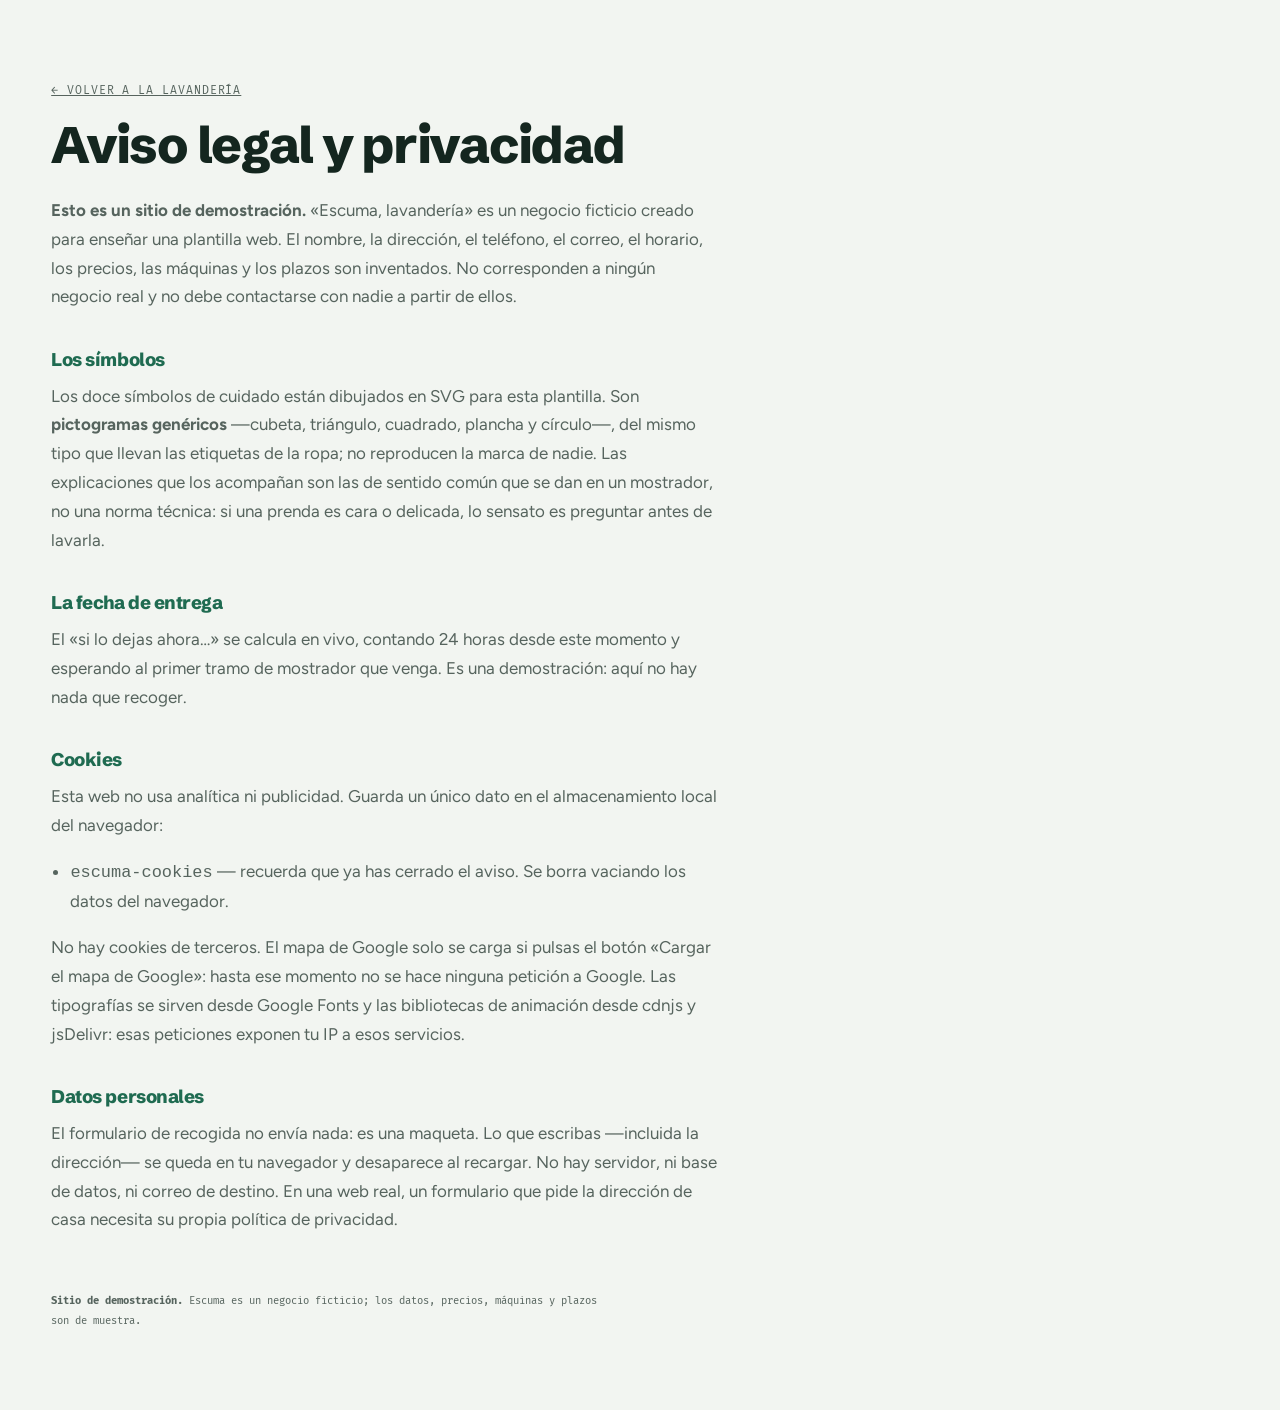
<file: legal.html>
<!doctype html>
<!-- SITIO DE DEMOSTRACIÓN. Escuma es una lavandería ficticia. -->
<html lang="es">
<head>
<meta charset="utf-8">
<meta name="viewport" content="width=device-width, initial-scale=1">
<meta name="robots" content="noindex, nofollow">
<title>Aviso legal y privacidad · Escuma (demostración)</title>
<link rel="icon" href="favicon.svg" type="image/svg+xml">
<link rel="preconnect" href="https://fonts.googleapis.com">
<link rel="preconnect" href="https://fonts.gstatic.com" crossorigin>
<link rel="stylesheet" href="https://fonts.googleapis.com/css2?family=Schibsted+Grotesk:wght@400;600;800&family=Figtree:wght@400;500;600&family=Fira+Mono:wght@400;500&display=swap">
<link rel="stylesheet" href="css/estilo.css">
<style>
  .legal { max-width: 70ch; padding: clamp(3rem, 9vh, 6rem) var(--marco); }
  .legal h1 { font-size: clamp(1.9rem, 1.2rem + 2.8vw, 3.2rem); margin-bottom: 1.5rem; }
  .legal h2 { font-size: 1.15rem; margin: 2.4rem 0 0.8rem; color: var(--verde-oscuro); }
  .legal p, .legal li { color: var(--tinta-70); }
  .legal ul { padding-left: 1.2rem; }
</style>
</head>
<body>
<main class="legal">
  <p class="indice"><a href="index.html">← Volver a la lavandería</a></p>
  <h1>Aviso legal y privacidad</h1>

  <p><strong>Esto es un sitio de demostración.</strong> «Escuma, lavandería» es un negocio
  ficticio creado para enseñar una plantilla web. El nombre, la dirección, el teléfono,
  el correo, el horario, los precios, las máquinas y los plazos son inventados. No
  corresponden a ningún negocio real y no debe contactarse con nadie a partir de ellos.</p>

  <h2>Los símbolos</h2>
  <p>Los doce símbolos de cuidado están dibujados en SVG para esta plantilla. Son
  <strong>pictogramas genéricos</strong> —cubeta, triángulo, cuadrado, plancha y
  círculo—, del mismo tipo que llevan las etiquetas de la ropa; no reproducen la marca de
  nadie. Las explicaciones que los acompañan son las de sentido común que se dan en un
  mostrador, no una norma técnica: si una prenda es cara o delicada, lo sensato es
  preguntar antes de lavarla.</p>

  <h2>La fecha de entrega</h2>
  <p>El «si lo dejas ahora…» se calcula en vivo, contando 24 horas desde este momento y
  esperando al primer tramo de mostrador que venga. Es una demostración: aquí no hay nada
  que recoger.</p>

  <h2 id="cookies">Cookies</h2>
  <p>Esta web no usa analítica ni publicidad. Guarda un único dato en el almacenamiento
  local del navegador:</p>
  <ul>
    <li><code>escuma-cookies</code> — recuerda que ya has cerrado el aviso. Se borra
    vaciando los datos del navegador.</li>
  </ul>
  <p>No hay cookies de terceros. El mapa de Google solo se carga si pulsas el botón
  «Cargar el mapa de Google»: hasta ese momento no se hace ninguna petición a Google. Las
  tipografías se sirven desde Google Fonts y las bibliotecas de animación desde cdnjs y
  jsDelivr: esas peticiones exponen tu IP a esos servicios.</p>

  <h2>Datos personales</h2>
  <p>El formulario de recogida no envía nada: es una maqueta. Lo que escribas —incluida
  la dirección— se queda en tu navegador y desaparece al recargar. No hay servidor, ni
  base de datos, ni correo de destino. En una web real, un formulario que pide la
  dirección de casa necesita su propia política de privacidad.</p>

  <p class="pie__sello" style="border:0;padding-top:2.5rem">
    <strong>Sitio de demostración.</strong> Escuma es un negocio ficticio; los datos,
    precios, máquinas y plazos son de muestra.
  </p>
</main>
</body>
</html>
</file>
<file: css/estilo.css>
/* ==========================================================================
   Escuma — lavandería (SITIO DE DEMOSTRACIÓN, negocio ficticio)
   Concepto: «Etiqueta». Los símbolos de cuidado son el sistema visual entero:
   están en el hero, son los iconos de la casa y son también la herramienta
   útil de la página, el descifrador.
   ========================================================================== */

:root {
  --papel: #F2F5F1;
  --papel-claro: #FAFCF9;
  --tinta: #14261F;
  --tinta-70: rgba(20, 38, 31, 0.7);
  --tinta-45: rgba(20, 38, 31, 0.64);
  --tinta-12: rgba(20, 38, 31, 0.12);
  --verde: #2E8B6B;
  --verde-oscuro: #1F6B51;
  --amarillo: #E8B21F;
  --rojo: #C8402F;

  --display: "Schibsted Grotesk", "Trebuchet MS", sans-serif;
  --texto: "Figtree", system-ui, sans-serif;
  --mono: "Fira Mono", ui-monospace, "Courier New", monospace;

  --marco: clamp(1rem, 4vw, 4rem);
}

*, *::before, *::after { box-sizing: border-box; }
html { -webkit-text-size-adjust: 100%; overflow-x: clip; }

body {
  margin: 0;
  background: var(--papel);
  color: var(--tinta);
  font-family: var(--texto);
  font-size: clamp(1rem, 0.96rem + 0.2vw, 1.06rem);
  line-height: 1.7;
  overflow-x: hidden;
}

img, svg { max-width: 100%; }
img { height: auto; display: block; }

h1, h2, h3 { font-family: var(--display); font-weight: 800; line-height: 1.05; letter-spacing: -0.025em; margin: 0; }
p { margin: 0 0 1em; }
a { color: inherit; }

::selection { background: var(--verde); color: var(--papel-claro); }
:focus-visible { outline: 3px solid var(--verde-oscuro); outline-offset: 3px; }

.visualmente-oculta {
  position: absolute !important;
  width: 1px; height: 1px; margin: -1px; padding: 0; border: 0;
  clip-path: inset(50%); overflow: hidden; white-space: nowrap;
}

.salto {
  position: fixed; top: 0.75rem; left: 0.75rem; z-index: 300;
  transform: translateY(-200%);
  background: var(--verde-oscuro); color: var(--papel-claro);
  padding: 0.7rem 1.1rem; border-radius: 999px;
  font-family: var(--mono); font-size: 0.75rem; text-decoration: none;
}
.salto:focus { transform: none; }

section[id] { scroll-margin-top: clamp(4.5rem, 10vh, 6rem); }

.kicker, .indice {
  font-family: var(--mono); font-size: 0.72rem;
  letter-spacing: 0.08em; text-transform: uppercase;
  color: var(--verde-oscuro); margin: 0 0 1.1rem;
}
.parrafo { color: var(--tinta-70); max-width: 56ch; }
.seccion__cabeza { max-width: 62ch; }
.seccion__cabeza h2 { font-size: clamp(1.8rem, 1.1rem + 2.8vw, 3.2rem); margin-bottom: 1rem; }
.aviso { font-family: var(--mono); font-size: 0.7rem; line-height: 1.9; color: var(--tinta-45); margin: 1.8rem 0 0; max-width: 88ch; }

/* ── Botones ───────────────────────────────────────────────────────────── */
.boton {
  display: inline-flex; align-items: center; gap: 0.5rem;
  font-family: var(--mono); font-size: 0.76rem;
  letter-spacing: 0.02em; text-decoration: none;
  padding: 0.85rem 1.4rem;
  border: 2px solid var(--tinta); border-radius: 999px;
  background: transparent; color: var(--tinta); cursor: pointer;
  transition: background 0.2s ease, color 0.2s ease, border-color 0.2s ease;
}
.boton--verde { background: var(--verde-oscuro); border-color: var(--verde-oscuro); color: var(--papel-claro); }
.boton--verde:hover { background: var(--tinta); border-color: var(--tinta); }
.boton--linea:hover { background: var(--tinta); color: var(--papel-claro); }

/* ── Cabecera ──────────────────────────────────────────────────────────── */
.cabecera {
  position: fixed; inset: 0 0 auto 0; z-index: 90;
  display: flex; align-items: center; justify-content: space-between; gap: 1rem;
  padding: 0.85rem var(--marco);
  background: color-mix(in srgb, var(--papel) 92%, transparent);
  backdrop-filter: blur(8px);
  border-bottom: 1px solid transparent;
  transition: border-color 0.3s ease;
}
.cabecera.esta-pegada { border-bottom-color: var(--tinta-12); }
.marca { display: inline-flex; align-items: center; gap: 0.55rem; text-decoration: none; }
.marca__icono { width: 28px; height: auto; color: var(--verde-oscuro); flex: none; }
.marca__texto { font-family: var(--display); font-weight: 800; font-size: 1.2rem; letter-spacing: -0.03em; }

.nav { display: flex; align-items: center; gap: clamp(0.8rem, 1.8vw, 2rem); }
.nav ul { display: flex; gap: clamp(0.7rem, 1.6vw, 1.4rem); list-style: none; margin: 0; padding: 0; }
.nav a {
  font-family: var(--mono); font-size: 0.74rem; text-decoration: none;
  border-bottom: 2px solid transparent; padding-bottom: 2px;
}
.nav a:hover { border-bottom-color: var(--verde); }
.nav__cta { padding: 0.55rem 1rem; }

.hamburguesa {
  display: none; align-items: center; gap: 0.5rem;
  background: none; border: 2px solid var(--tinta); border-radius: 999px;
  padding: 0.5rem 0.9rem; cursor: pointer; color: inherit;
  font-family: var(--mono); font-size: 0.72rem;
}
.hamburguesa__lineas { display: grid; gap: 4px; width: 18px; }
.hamburguesa__lineas i { display: block; height: 2px; background: currentColor; transition: transform 0.3s ease; }
.hamburguesa[aria-expanded="true"] .hamburguesa__lineas i:first-child { transform: translateY(3px) rotate(45deg); }
.hamburguesa[aria-expanded="true"] .hamburguesa__lineas i:last-child { transform: translateY(-3px) rotate(-45deg); }

/* ── Hero y la etiqueta ────────────────────────────────────────────────── */
.hero {
  min-height: 100svh;
  padding: clamp(6.5rem, 14vh, 9rem) var(--marco) clamp(2.5rem, 6vh, 4rem);
  display: grid;
  grid-template-columns: minmax(0, 1.1fr) minmax(0, 0.9fr);
  gap: clamp(2rem, 5vw, 4rem);
  align-items: center;
}
.hero__titulo { font-size: clamp(2.2rem, 1.1rem + 3.8vw, 4.4rem); max-width: 14ch; margin-bottom: 1.2rem; }
.hero__entrada { color: var(--tinta-70); max-width: 48ch; font-size: 1.04em; }
.hero__acciones { display: flex; gap: 0.8rem; flex-wrap: wrap; margin-top: 2rem; }

.etiqueta { margin: 0; }
.etiqueta__tela {
  background: var(--papel-claro);
  border: 1px solid var(--tinta-12);
  border-radius: 4px;
  padding: clamp(1.4rem, 3vw, 2.2rem) clamp(1rem, 2.5vw, 2rem);
  box-shadow: 0 10px 30px rgba(20, 38, 31, 0.07);
  position: relative;
  max-width: 30rem; margin-inline: auto;
}
/* los dos pespuntes de la etiqueta cosida */
.etiqueta__tela::before, .etiqueta__tela::after {
  content: ""; position: absolute; left: 10%; right: 10%; height: 0;
  border-top: 2px dashed var(--tinta-12);
}
.etiqueta__tela::before { top: 10px; }
.etiqueta__tela::after { bottom: 10px; }
.etiqueta__marca, .etiqueta__pie {
  font-family: var(--mono); font-size: 0.62rem; letter-spacing: 0.14em;
  text-align: center; color: var(--tinta-45); margin: 0;
}
.etiqueta__pie { margin-top: 1.2rem; }
.etiqueta__simbolos {
  list-style: none; margin: 1.4rem 0; padding: 0;
  display: flex; justify-content: center; gap: clamp(0.5rem, 2vw, 1.4rem); flex-wrap: wrap;
}
.etiqueta__simbolos img { width: clamp(2.6rem, 6vw, 3.6rem); }
.etiqueta figcaption {
  font-family: var(--mono); font-size: 0.68rem; color: var(--tinta-45);
  margin-top: 1rem; text-align: center; line-height: 1.8;
}

/* ── Descifrador ───────────────────────────────────────────────────────── */
.descifra { padding: clamp(3.5rem, 8vh, 6rem) var(--marco); background: var(--papel-claro); border-block: 2px solid var(--tinta); }
.descifra__caja {
  display: grid; gap: clamp(1.5rem, 4vw, 3rem);
  grid-template-columns: minmax(0, 1.3fr) minmax(0, 1fr);
  margin-top: clamp(2rem, 5vh, 3.5rem);
  align-items: start;
}
.descifra__rejilla {
  display: grid; grid-template-columns: repeat(auto-fill, minmax(5.2rem, 1fr));
  gap: 0.7rem;
}
.descifra__simbolo {
  border: 2px solid var(--tinta-12); border-radius: 12px;
  background: var(--papel); padding: 0.6rem; cursor: pointer;
  transition: border-color 0.2s ease, background 0.2s ease, transform 0.2s ease;
}
.descifra__simbolo:hover { border-color: var(--tinta); transform: translateY(-2px); }
.descifra__simbolo.esta-activo { border-color: var(--verde); background: rgba(46, 139, 107, 0.1); }
.descifra__simbolo img { width: 100%; }

.descifra__salida {
  display: block;
  border: 2px solid var(--tinta); border-radius: 16px;
  padding: clamp(1.2rem, 3vw, 2rem); background: var(--papel);
}
.descifra__salida h3 { font-size: 1.4rem; margin-bottom: 0.6rem; }
.descifra__salida p { color: var(--tinta-70); }
.descifra__nota {
  font-family: var(--mono); font-size: 0.68rem; line-height: 1.8;
  color: var(--tinta-45); margin: 1.2rem 0 0; padding-top: 1rem;
  border-top: 1px solid var(--tinta-12);
}

/* ── Servicios ─────────────────────────────────────────────────────────── */
.servicios { padding: clamp(3.5rem, 8vh, 6rem) var(--marco); }
.tabla { width: 100%; border-collapse: collapse; margin: clamp(2rem, 5vh, 3rem) 0; }
.tabla thead th {
  text-align: left; padding: 0 0.6rem 0.7rem 0;
  font-family: var(--mono); font-size: 0.64rem; font-weight: 500;
  letter-spacing: 0.1em; text-transform: uppercase; color: var(--tinta-45);
  border-bottom: 2px solid var(--tinta);
}
.tabla tbody tr { border-bottom: 1px solid var(--tinta-12); }
.tabla th, .tabla td { text-align: left; padding: 0.9rem 0.6rem 0.9rem 0; vertical-align: baseline; }
.tabla tbody th { font-family: var(--texto); font-weight: 600; font-size: 1rem; }
.tabla td:first-of-type {
  font-family: var(--display); font-weight: 800; font-size: 1.2rem;
  color: var(--verde-oscuro); white-space: nowrap; width: 7.5rem;
}
.tabla td:last-child { color: var(--tinta-70); font-size: 0.9em; }

.servicios__nota { border: 2px solid var(--tinta); border-radius: 16px; padding: clamp(1.2rem, 3vw, 1.8rem); background: var(--papel-claro); max-width: 74ch; }
.servicios__nota h3 { font-size: 1.2rem; margin-bottom: 0.9rem; }
.servicios__nota ul { margin: 0 0 1rem; padding-left: 1.1rem; display: grid; gap: 0.6rem; }
.servicios__nota li { color: var(--tinta-70); font-size: 0.93em; }
.servicios__aviso { font-family: var(--mono); font-size: 0.66rem; color: var(--tinta-45); margin: 0; }

/* ── Autoservicio ──────────────────────────────────────────────────────── */
.autoservicio { padding: clamp(3.5rem, 8vh, 6rem) var(--marco); background: var(--tinta); color: var(--papel); }
.autoservicio .indice { color: var(--amarillo); }
.autoservicio .parrafo { color: rgba(242, 245, 241, 0.72); }
.maquinas {
  list-style: none; margin: clamp(2rem, 5vh, 3.5rem) 0 0; padding: 0;
  display: grid; grid-template-columns: repeat(auto-fit, minmax(min(100%, 13rem), 1fr));
  gap: 0;
}
.maquinas li { border-left: 1px solid rgba(242, 245, 241, 0.25); padding: 0 clamp(1rem, 2vw, 1.6rem); }
.maquinas li:first-child { border-left: 0; padding-left: 0; }
.maquinas__tam {
  font-family: var(--display); font-weight: 800; font-size: clamp(2rem, 1.4rem + 2vw, 3rem);
  line-height: 1; margin: 0 0 0.6rem; letter-spacing: -0.04em;
}
.maquinas__uso { color: rgba(242, 245, 241, 0.72); font-size: 0.92em; margin: 0 0 0.8rem; }
.maquinas__precio { font-family: var(--mono); font-size: 1rem; color: var(--amarillo); margin: 0; }
.autoservicio .aviso { color: rgba(242, 245, 241, 0.5); }

/* ── Cuándo lo tienes ──────────────────────────────────────────────────── */
.cuando { padding: clamp(3.5rem, 8vh, 6rem) var(--marco); }
.cuando__cuenta {
  display: grid; gap: 0.4rem;
  margin: clamp(2rem, 5vh, 3rem) 0;
  padding: clamp(1.2rem, 3vw, 2rem);
  border: 2px solid var(--verde); border-radius: 16px;
  background: rgba(46, 139, 107, 0.08);
  max-width: 46rem;
}
.cuando__etiqueta { font-family: var(--mono); font-size: 0.72rem; letter-spacing: 0.08em; text-transform: uppercase; color: var(--tinta-45); }
.cuando__valor {
  font-family: var(--display); font-weight: 800;
  font-size: clamp(1.4rem, 1rem + 2vw, 2.4rem); line-height: 1.15;
  color: var(--verde-oscuro); letter-spacing: -0.02em;
}
.pasos { list-style: none; margin: 0; padding: 0; display: grid; gap: 1rem; max-width: 70ch; }
.pasos li { display: grid; grid-template-columns: 3rem minmax(0, 1fr); gap: 1rem; align-items: baseline; }
.pasos b { font-family: var(--display); font-size: 1.4rem; color: var(--verde); }
.pasos span { color: var(--tinta-70); }

/* ── Visita ────────────────────────────────────────────────────────────── */
.visita { padding: clamp(3.5rem, 8vh, 6rem) var(--marco); background: var(--papel-claro); border-top: 2px solid var(--tinta); }
.visita__rejilla {
  display: grid; gap: clamp(2rem, 4vw, 3.5rem);
  grid-template-columns: repeat(auto-fit, minmax(min(100%, 19rem), 1fr));
  margin-top: clamp(2rem, 5vh, 3.5rem);
  align-items: start;
}
.formulario { background: var(--papel); border: 2px solid var(--tinta); border-radius: 16px; padding: clamp(1.3rem, 3vw, 2.2rem); }
.formulario h3 { font-size: 1.3rem; margin-bottom: 0.7rem; }
.formulario__texto { color: var(--tinta-70); font-size: 0.92em; }
.campo { display: grid; gap: 0.35rem; margin-bottom: 1rem; }
.campo label { font-family: var(--mono); font-size: 0.66rem; letter-spacing: 0.06em; text-transform: uppercase; color: var(--tinta-45); }
.campo input, .campo select {
  font: inherit; font-size: 0.95em;
  padding: 0.7rem 0.85rem;
  border: 2px solid var(--tinta-12); border-radius: 10px;
  background: var(--papel-claro); color: inherit; width: 100%;
}
.formulario__estado { font-family: var(--mono); font-size: 0.76rem; color: var(--verde-oscuro); margin: 1rem 0 0; min-height: 1.2em; }
.formulario__demo { font-family: var(--mono); font-size: 0.64rem; color: var(--tinta-45); margin: 0.6rem 0 0; }

.donde__estado {
  display: inline-flex; font-family: var(--mono); font-size: 0.72rem;
  border: 2px solid var(--tinta); border-radius: 999px;
  padding: 0.35rem 0.9rem; margin-bottom: 1.2rem;
}
.donde__estado.esta-abierto { background: var(--verde); border-color: var(--verde); color: var(--papel-claro); }
.donde address { font-style: normal; line-height: 1.9; margin-bottom: 1.2rem; }
.horario { margin: 0 0 1.2rem; display: grid; gap: 0.5rem; }
.horario > div { display: grid; grid-template-columns: minmax(0, 1fr) auto; gap: 1rem; border-top: 1px solid var(--tinta-12); padding-top: 0.5rem; }
.horario > div.es-hoy dt { color: var(--verde-oscuro); font-weight: 600; }
.horario dd { margin: 0; font-family: var(--mono); font-size: 0.76rem; text-align: right; }
.donde__nota { color: var(--tinta-70); font-size: 0.92em; }
.mapa__aviso { font-family: var(--mono); font-size: 0.64rem; line-height: 1.7; color: var(--tinta-45); margin: 0.8rem 0 0; }
.mapa iframe { width: 100%; height: 300px; border: 2px solid var(--tinta); border-radius: 12px; display: block; }

/* ── Pie ───────────────────────────────────────────────────────────────── */
.pie {
  border-top: 2px solid var(--tinta);
  padding: clamp(2.5rem, 6vh, 4rem) var(--marco) 2.5rem;
  display: grid; gap: 2rem;
  grid-template-columns: repeat(auto-fit, minmax(min(100%, 17rem), 1fr));
  align-items: start;
}
.pie__marca { display: flex; gap: 0.9rem; align-items: flex-start; }
.pie__marca .marca__icono { width: 36px; color: var(--verde-oscuro); flex: none; }
.pie__marca p { margin: 0; font-family: var(--mono); font-size: 0.72rem; line-height: 1.8; color: var(--tinta-70); }
.pie__nav ul { list-style: none; margin: 0; padding: 0; display: grid; gap: 0.5rem; }
.pie__nav a { font-family: var(--mono); font-size: 0.72rem; }
.pie__sello {
  grid-column: 1 / -1; margin: 0;
  border-top: 1px solid var(--tinta-12); padding-top: 1.4rem;
  font-family: var(--mono); font-size: 0.66rem; line-height: 1.9; color: var(--tinta-70);
  max-width: 94ch;
}

/* ── Aviso de cookies ──────────────────────────────────────────────────── */
.cookie-banner {
  position: fixed; z-index: 200;
  left: var(--marco); right: var(--marco); bottom: clamp(0.8rem, 2vh, 1.4rem);
  background: var(--tinta); color: var(--papel);
  padding: 1.1rem 1.3rem; gap: 1.2rem;
  align-items: center; justify-content: space-between; flex-wrap: wrap;
  border-radius: 16px;
}
/* OJO: el display va aquí, nunca en .cookie-banner a secas, o gana a [hidden] */
.cookie-banner:not([hidden]) { display: flex; }
.cookie-banner p { margin: 0; max-width: 72ch; font-size: 0.85rem; line-height: 1.6; }
.cookie-banner__acciones { display: flex; gap: 0.6rem; flex-wrap: wrap; }
.cookie-banner .boton--linea { border-color: rgba(242, 245, 241, 0.45); color: var(--papel); }
.cookie-banner .boton--linea:hover { background: var(--papel); color: var(--tinta); }

/* ── Cursor ────────────────────────────────────────────────────────────── */
.cursor { display: none; }
@media (hover: hover) and (pointer: fine) {
  .cursor {
    display: block; position: fixed; top: 0; left: 0; z-index: 250;
    pointer-events: none; transform: translate3d(-100px, -100px, 0);
  }
  .cursor__burbuja {
    display: block; width: 18px; height: 18px; margin: -9px 0 0 -9px;
    border-radius: 50%; border: 2px solid var(--verde);
    background: rgba(46, 139, 107, 0.18);
    transition: width 0.25s ease, height 0.25s ease, margin 0.25s ease, background 0.25s ease;
  }
  .cursor.es-grande .cursor__burbuja {
    width: 88px; height: 88px; margin: -44px 0 0 -44px; background: var(--verde);
  }
  .cursor__texto {
    position: absolute; top: 50%; left: 50%; transform: translate(-50%, -50%);
    font-family: var(--mono); font-size: 0.6rem; color: var(--papel-claro);
    opacity: 0; white-space: nowrap;
  }
  .cursor.es-grande .cursor__texto { opacity: 1; }
}

/* ── Estados de entrada (solo con GSAP) ────────────────────────────────── */
.has-motion .kicker,
.has-motion .indice,
.has-motion .parrafo,
.has-motion .hero__entrada,
.has-motion .hero__acciones,
.has-motion .etiqueta,
.has-motion .descifra__simbolo,
.has-motion .descifra__salida,
.has-motion .tabla tbody tr,
.has-motion .servicios__nota,
.has-motion .maquinas li,
.has-motion .cuando__cuenta,
.has-motion .pasos li,
.has-motion .donde,
.has-motion .formulario { opacity: 0; }
.has-motion .palabra__letra { opacity: 0; }

.palabra { display: inline-block; white-space: nowrap; }
.palabra__letra { display: inline-block; will-change: transform, opacity; }

/* ── Responsive ────────────────────────────────────────────────────────── */
@media (max-width: 1000px) {
  .hamburguesa { display: inline-flex; }
  .nav {
    position: fixed; inset: 0 0 auto 0;
    flex-direction: column; align-items: stretch; gap: 1.2rem;
    padding: 5.5rem var(--marco) 2.5rem;
    background: var(--papel); border-bottom: 2px solid var(--tinta);
    transform: translateY(-101%);
    transition: transform 0.4s cubic-bezier(0.6, 0, 0.2, 1);
    z-index: -1;
  }
  .nav.esta-abierto { transform: translateY(0); }
  .nav ul { flex-direction: column; gap: 0.9rem; }
  .nav a { font-size: 1rem; }
  .nav__cta { justify-content: center; }

  .hero { grid-template-columns: 1fr; align-content: center; }
  .descifra__caja { grid-template-columns: 1fr; }
  .maquinas li { border-left: 0; padding: 0; }
  .maquinas { gap: 1.6rem; }
}

@media (max-width: 680px) {
  .tabla td:last-child { display: none; }
  .pasos li { grid-template-columns: 2.2rem minmax(0, 1fr); }
}

/* ── Movimiento reducido ───────────────────────────────────────────────── */
@media (prefers-reduced-motion: reduce) {
  *, *::before, *::after {
    animation-duration: 0.001ms !important;
    animation-iteration-count: 1 !important;
    transition-duration: 0.001ms !important;
    scroll-behavior: auto !important;
  }
  .cursor { display: none; }
  .descifra__simbolo:hover { transform: none; }
}

/* ── Cortina de entrada ────────────────────────────────────────────────
   Obligatoria (§5 del pliego). El `display` va en `:not([hidden])`, nunca
   en la clase a secas: si no, ganaría al atributo y la página quedaría
   tapada para siempre —el mismo fallo que el aviso de cookies.
   ────────────────────────────────────────────────────────────────────── */
.cortina { position: fixed; inset: 0; z-index: 400; }
.cortina:not([hidden]) { display: grid; place-items: center; }
.cortina[hidden] { display: none !important; }
.cortina__centro {
  position: relative; z-index: 3;
  display: grid; justify-items: center; gap: 0.9rem;
  padding: 0 1.5rem; text-align: center;
}
.cortina__marca {
  margin: 0; font-family: var(--display);
  font-size: clamp(2.1rem, 8vw, 4.6rem); line-height: 0.95;
  letter-spacing: -0.03em;
}
.cortina__pie {
  margin: 0; font-family: var(--mono);
  font-size: clamp(0.6rem, 1.8vw, 0.72rem); letter-spacing: 0.34em;
  text-transform: uppercase;
}
@media (prefers-reduced-motion: reduce) { .cortina { display: none !important; } }

/* «Etiqueta»: los símbolos de cuidado aparecen y el agua se va por abajo.
   La onda es el borde de arriba y en reposo queda fuera de pantalla. */
.cortina--lavanderia { background: var(--tinta); overflow: visible; }
.cortina__onda { position: absolute; left: 0; right: 0; top: calc(-7vh + 1px); width: 100%; height: 7vh; }
.cortina__onda path { fill: var(--tinta); }
.cortina--lavanderia .cortina__marca { color: var(--papel-claro); }
.cortina--lavanderia .cortina__pie { color: var(--verde); }
.cortina__simbolos { display: flex; gap: clamp(0.6rem, 2.5vw, 1.4rem); }
.cortina__simbolo { width: clamp(28px, 7vw, 46px); height: auto; }
.cortina__simbolo path, .cortina__simbolo circle {
  fill: none; stroke: var(--papel-claro); stroke-width: 2.5;
  stroke-linejoin: round; stroke-linecap: round;
}
</file>
